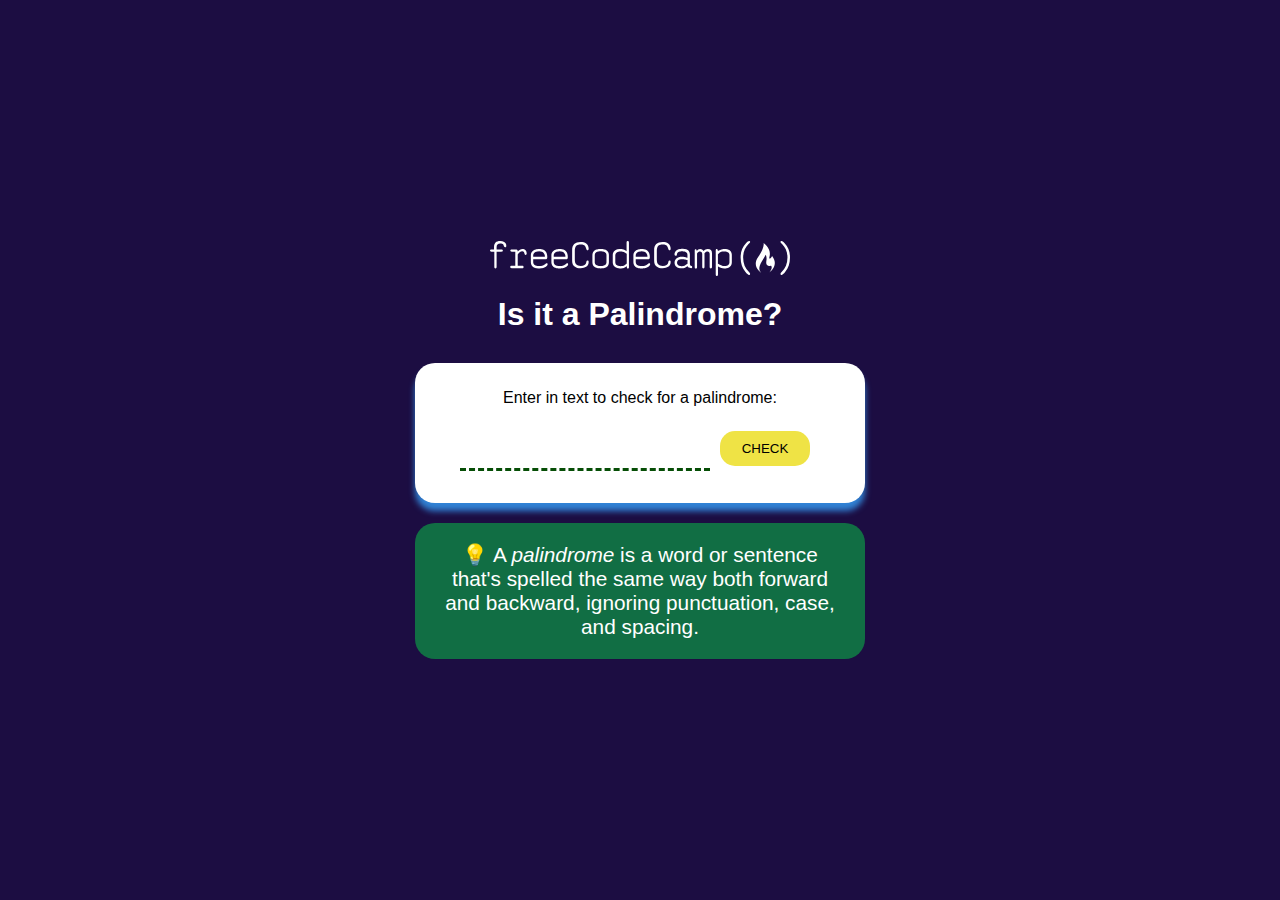
<file: 1Palindrome-checker-freeCodeCamp/index.html>
<!DOCTYPE html>
<html lang="en">
<head>
    <meta charset="UTF-8">
    <meta name="viewport" content="width=device-width, initial-scale=1.0">
    <title>Palindrome Checker</title>
    <!-- <link
      rel="icon"
      type="image/png"
      href="https://cdn.freecodecamp.org/universal/favicons/favicon.ico"
    /> -->
    <title>Palindrome Checker</title>
    <link rel="stylesheet" href="style.css"/>
</head>

<body>
    <main>
        <div class="palindrome-container">
                <img class="free-logo" src="img/fcc_primary.svg" alt="freeCodeCamp Logo">
                <h1 class="palindrome-title">Is it a Palindrome?</h1>

            <div class="palindrome-field">
               <div class="palindrome-div">
                <label for="input-text" class="Instruction">Enter in text to check for a palindrome:</label>
                <input type="text" id="input-text" class="text-input">
                    <button class="checkBtn" id="check-btn">Check</button>
                    <div class="check-result hidden" id="result"></div>
               </div>

                <div class="palindrome-Info">
                      <p class="palindrome-Info-text">  <span role="img" aria-label="light-bulb">&#128161;</span>
                        A <i>palindrome</i> is a word or sentence that's spelled the same way
                        both forward and backward, ignoring punctuation, case, and spacing.
                      </p>
                </div>
            </div>
        </div>
    </main>
    <script src="js/main.js"></script>
</body>
</html>
</file>
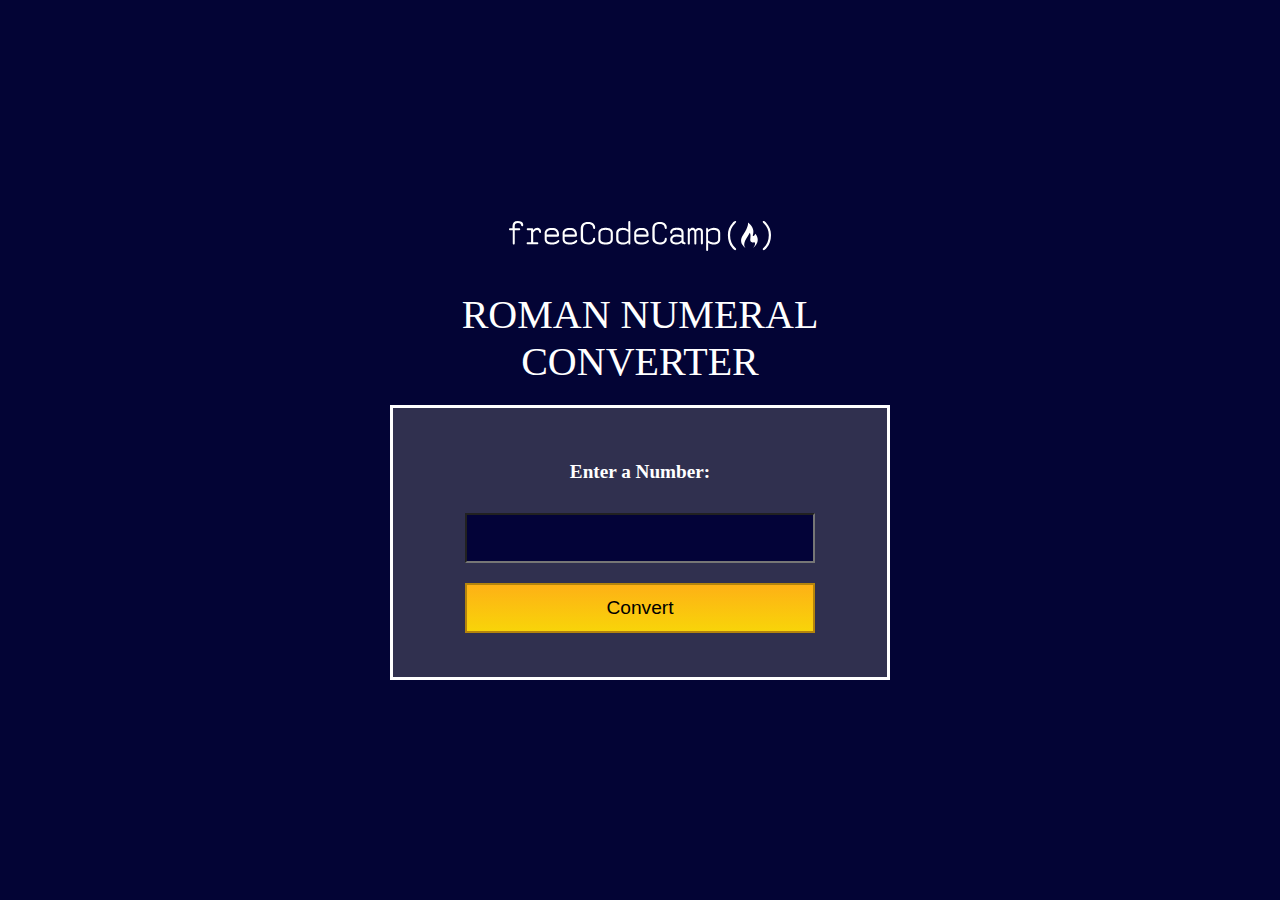
<file: 2Roman-Numeral-freeCodeCamp/rom.html>
<!DOCTYPE html>
<html lang="en">
<head>
    <meta charset="UTF-8">
    <meta name="viewport" content="width=device-width, initial-scale=1.0">
    <title>Roman Numeral Converter</title>
    <meta name="author" content="Udochukwu Jonathan">
    <meta name="description" content="Project assigned by freeCodeCamp">
    <link rel="stylesheet" href="rom.css">
</head>
<body>
    <main>
        <div class="container">
            <img src="img/fcc_primary.svg" alt="freeCodeCamp-logo" class="freeCode-logo">
            <h1 class="head-title">Roman Numeral Converter</h1>

            <div class="converter-div">
                <label for="number" class="instruction-text">Enter a Number:</label>
                <input id="number" class="input-num" type="number" max="3999">
                <button id="convert-btn" class="convert-btn" type="submit" >Convert</button>
            </div>
            <div class="result-div hidden" id="output"></div>
        </div>
    </main>
    
    <script src="rom.js"></script>
</body>
</html>
</file>
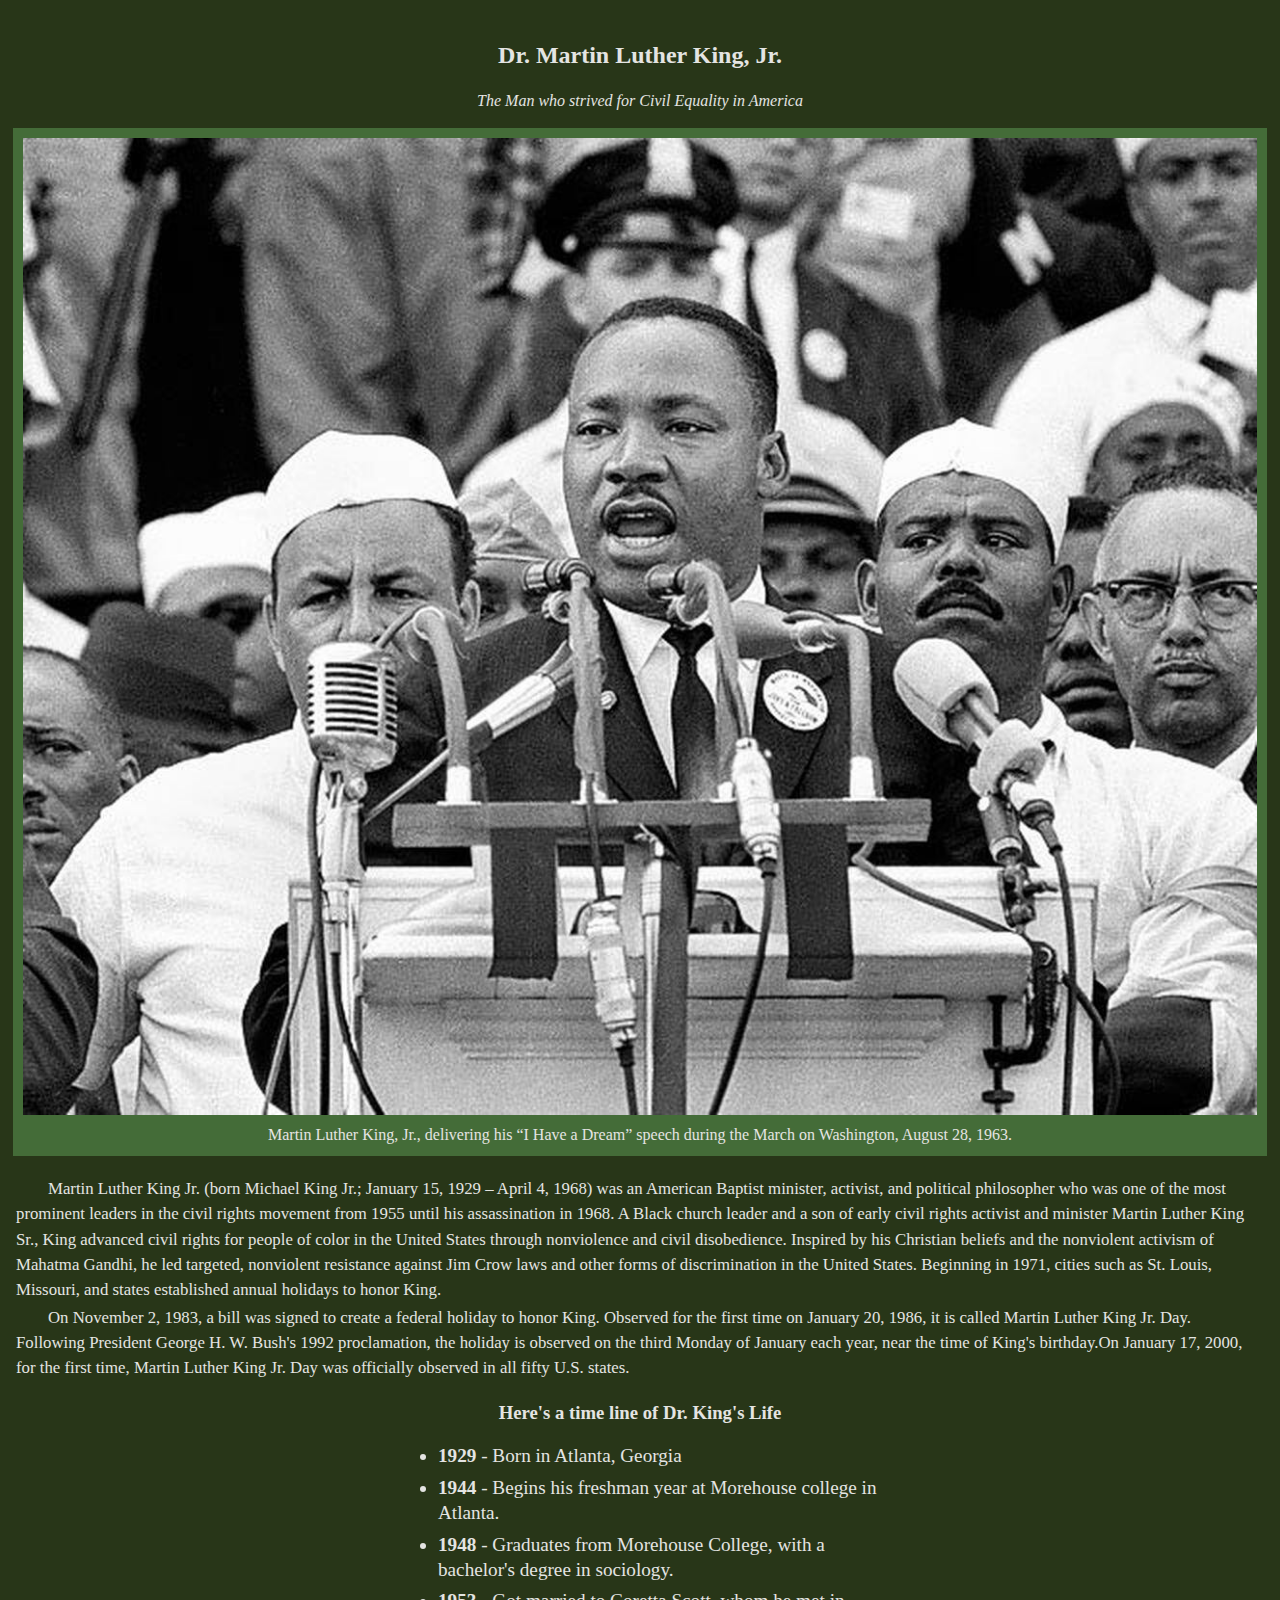
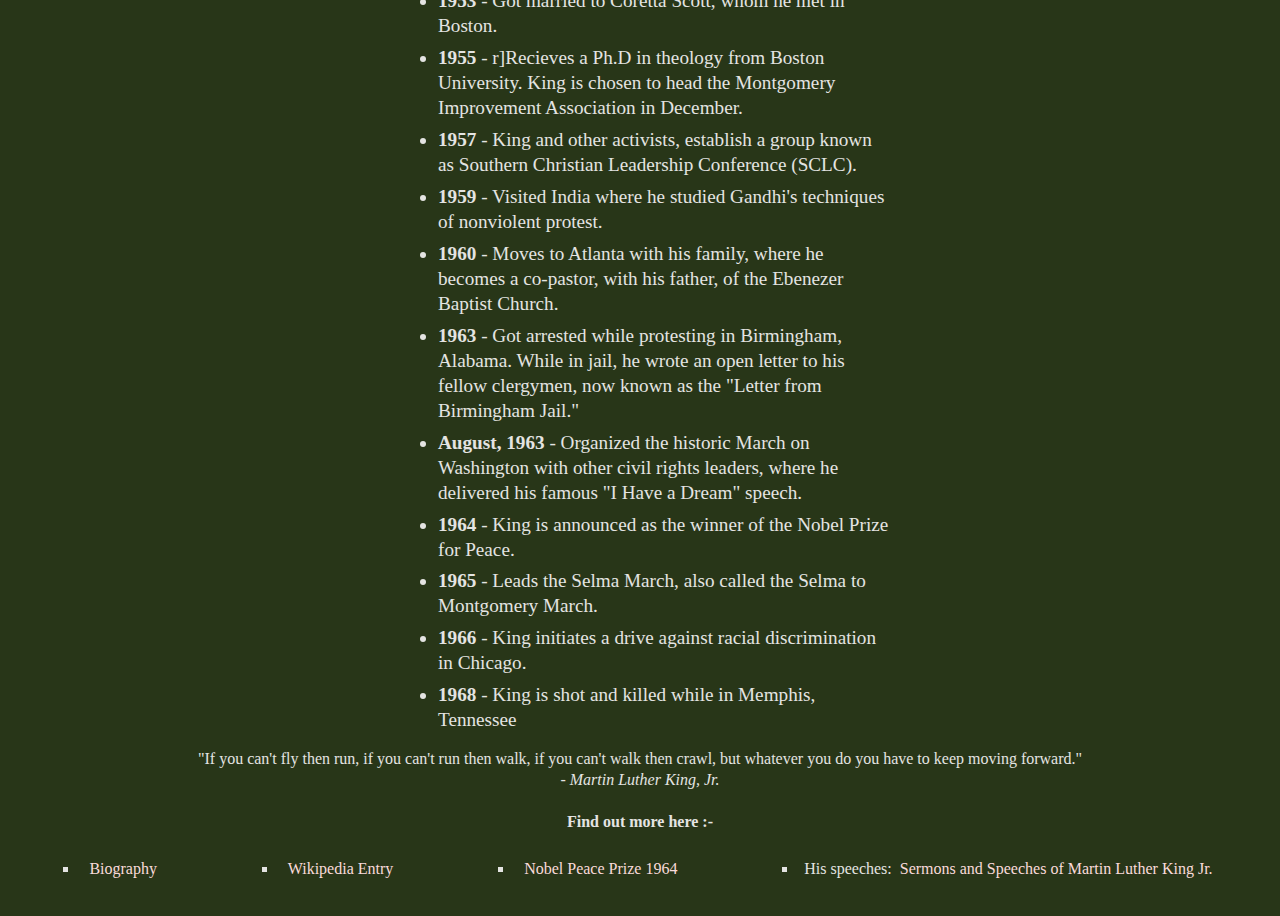
<file: 2Tribute-Page Project-freeCodeCamp/tribute.html>
<!DOCTYPE html>
<html lang="en">
    <head>
        <meta charset="UTF-8">
        <meta name="viewport" content="width=device-width, initial-scale=1.0">
        <meta name="description" content="Tribute Page project for freeCodeCamp's Responsive Web Development Certification">
        <meta name="author" content="Udochukwu Jonathan">
        <title>Tribute Page to Dr. Martin Luther King, Jr.</title>
        <link rel="stylesheet" href="tribute.css">
    </head>
    <body>
        <main id="main">
            <h2 id="title">Dr. Martin Luther King, Jr.</h2>
            <p><i>The Man who strived for Civil Equality in America</i></p>
            <div id="img-div">
                <figure id="img-fig">
                    <img src="img/dreamjpg.jpg" id="img" alt="sit amet consectetur" >
                    <figcaption id="img-caption">Martin Luther King, Jr., delivering his “I Have a Dream” speech during the March on Washington, August 28, 1963.
                    </figcaption>
                </figure>
            </div>

            <article class="article">
                <p class="article_detail">
                    Martin Luther King Jr. (born Michael King Jr.; January 15, 1929 – April 4, 1968) was an American Baptist minister, activist, and political philosopher who was one of the most prominent leaders in the civil rights movement from 1955 until his assassination in 1968. A Black church leader and a son of early civil rights activist and minister Martin Luther King Sr., King advanced civil rights for people of color in the United States through nonviolence and civil disobedience. Inspired by his Christian beliefs and the nonviolent activism of Mahatma Gandhi, he led targeted, nonviolent resistance against Jim Crow laws and other forms of discrimination in the United States.
                    Beginning in 1971, cities such as St. Louis, Missouri, and states established annual holidays to honor King. 
                    <p class="article_detail">
                        On November 2, 1983, a bill was signed to create a federal holiday to honor King. Observed for the first time on January 20, 1986, it is called Martin Luther King Jr. Day. Following President George H. W. Bush's 1992 proclamation, the holiday is observed on the third Monday of January each year, near the time of King's birthday.On January 17, 2000, for the first time, Martin Luther King Jr. Day was officially observed in all fifty U.S. states.
                    </p>
                </p>
            </article>

            <h3>Here's a time line of Dr. King's Life</h3>
            <section class="wrapper">
                <ul class="wrapper_ul">
                    <li class="wrapper_list"> <strong>1929</strong> - Born in Atlanta, Georgia </li>
                    <li class="wrapper_list"> <strong>1944</strong> - Begins his freshman year at Morehouse college in Atlanta.</li>
                    <li class="wrapper_list"> <strong>1948</strong> - Graduates from Morehouse College, with a bachelor's degree in sociology.</li>
                    <li class="wrapper_list"> <strong>1953</strong> - Got married to Coretta Scott, whom he met in Boston. </li>
                    <li class="wrapper_list"> <strong>1955</strong> - r]Recieves a Ph.D in theology from Boston University. King is chosen to head the Montgomery Improvement Association in December.</li>
                    <li class="wrapper_list"> <strong>1957</strong> - King and other activists, establish a group known as Southern Christian Leadership  Conference (SCLC). </li>
                    <li class="wrapper_list"> <strong>1959</strong> - Visited India where he studied Gandhi's techniques of nonviolent protest. </li>
                    <li class="wrapper_list"> <strong>1960</strong> - Moves to Atlanta with his family, where he becomes a co-pastor, with his father, of the Ebenezer Baptist Church.</li>
                    <li class="wrapper_list"> <strong>1963</strong> - Got arrested while protesting in Birmingham, Alabama. While in jail, he wrote an open letter to his fellow clergymen, now known as the "Letter from Birmingham Jail."</li>
                    <li class="wrapper_list"> <strong>August, 1963</strong> - Organized the historic March on Washington with other civil rights leaders, where he delivered his famous "I Have a Dream" speech. </li>
                    <li class="wrapper_list"> <strong>1964</strong> - King is announced as the winner of the Nobel Prize for Peace.</li>
                    <li class="wrapper_list"> <strong>1965</strong> - Leads the Selma March, also called the Selma to Montgomery March.</li>
                    <li class="wrapper_list"> <strong>1966</strong> -  King initiates a drive against racial discrimination in Chicago.</li>
                    <li class="wrapper_list"> <strong>1968</strong> - King is shot and killed while in Memphis, Tennessee</li>
                </ul>

                <blockquote>
                    "If you can't fly then run, if you can't run then walk, if you can't walk then crawl, but whatever you do you have to keep moving forward."
                    <br>
                    <cite>- Martin Luther King, Jr.</cite>
                </blockquote>
            </section>

            <h4>Find out more here :-</h4>
              <ul class="footer">
                <li class="footer_link"><a href="https://www.britannica.com/biography/Martin-Luther-King-Jr" target="_blank">Biography</a></li>
                <li class="footer_link"><a href="https://en.wikipedia.org/wiki/Martin_Luther_King_Jr." target="_blank">Wikipedia Entry</a></li>
                <li class="footer_link"><a href="https://www.nobelprize.org/prizes/peace/1964/king/biographical/" target="_blank">Nobel Peace Prize 1964</a></li>
                <li class="footer_link">His speeches: <a href="https://en.wikipedia.org/wiki/Sermons_and_speeches_of_Martin_Luther_King_Jr." target="_blank">Sermons and Speeches of Martin Luther King Jr.</a></li>
            </ul>
        </main>
        
           
        
    </body>
</html>
</file>
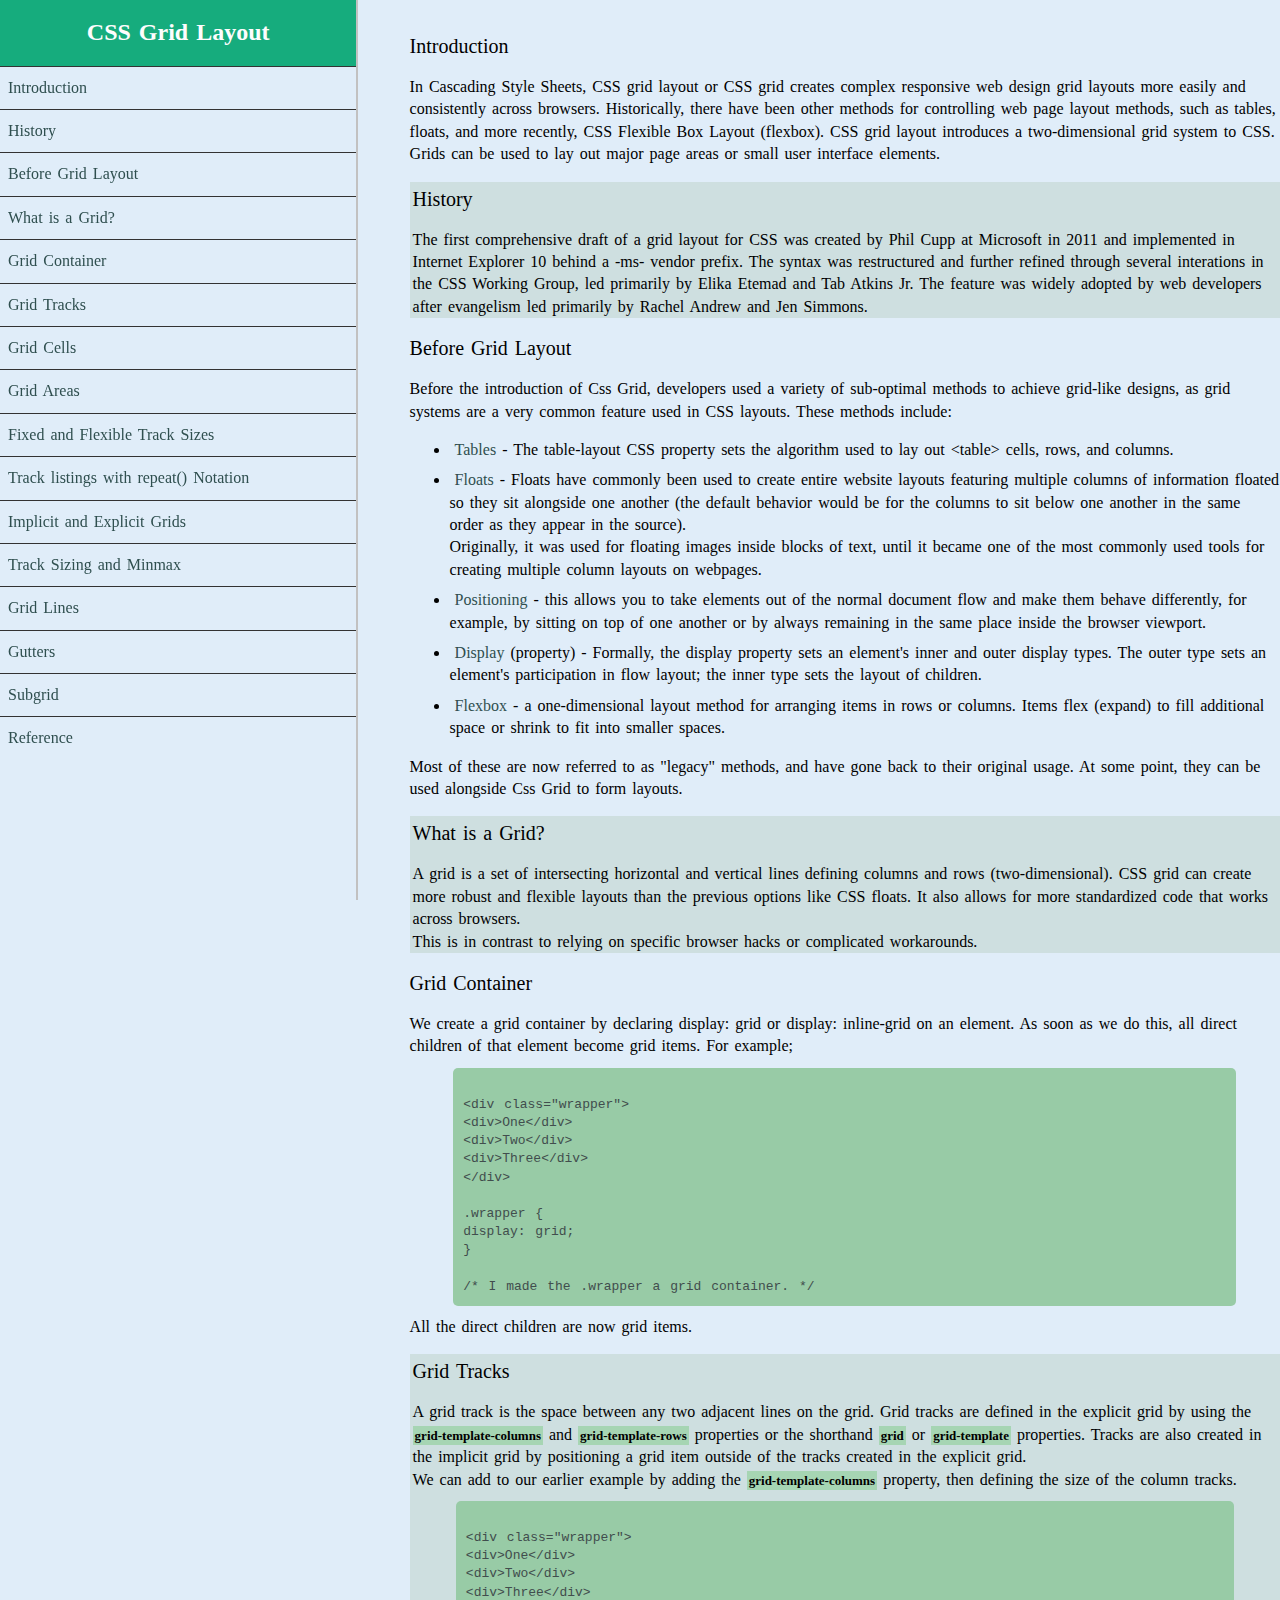
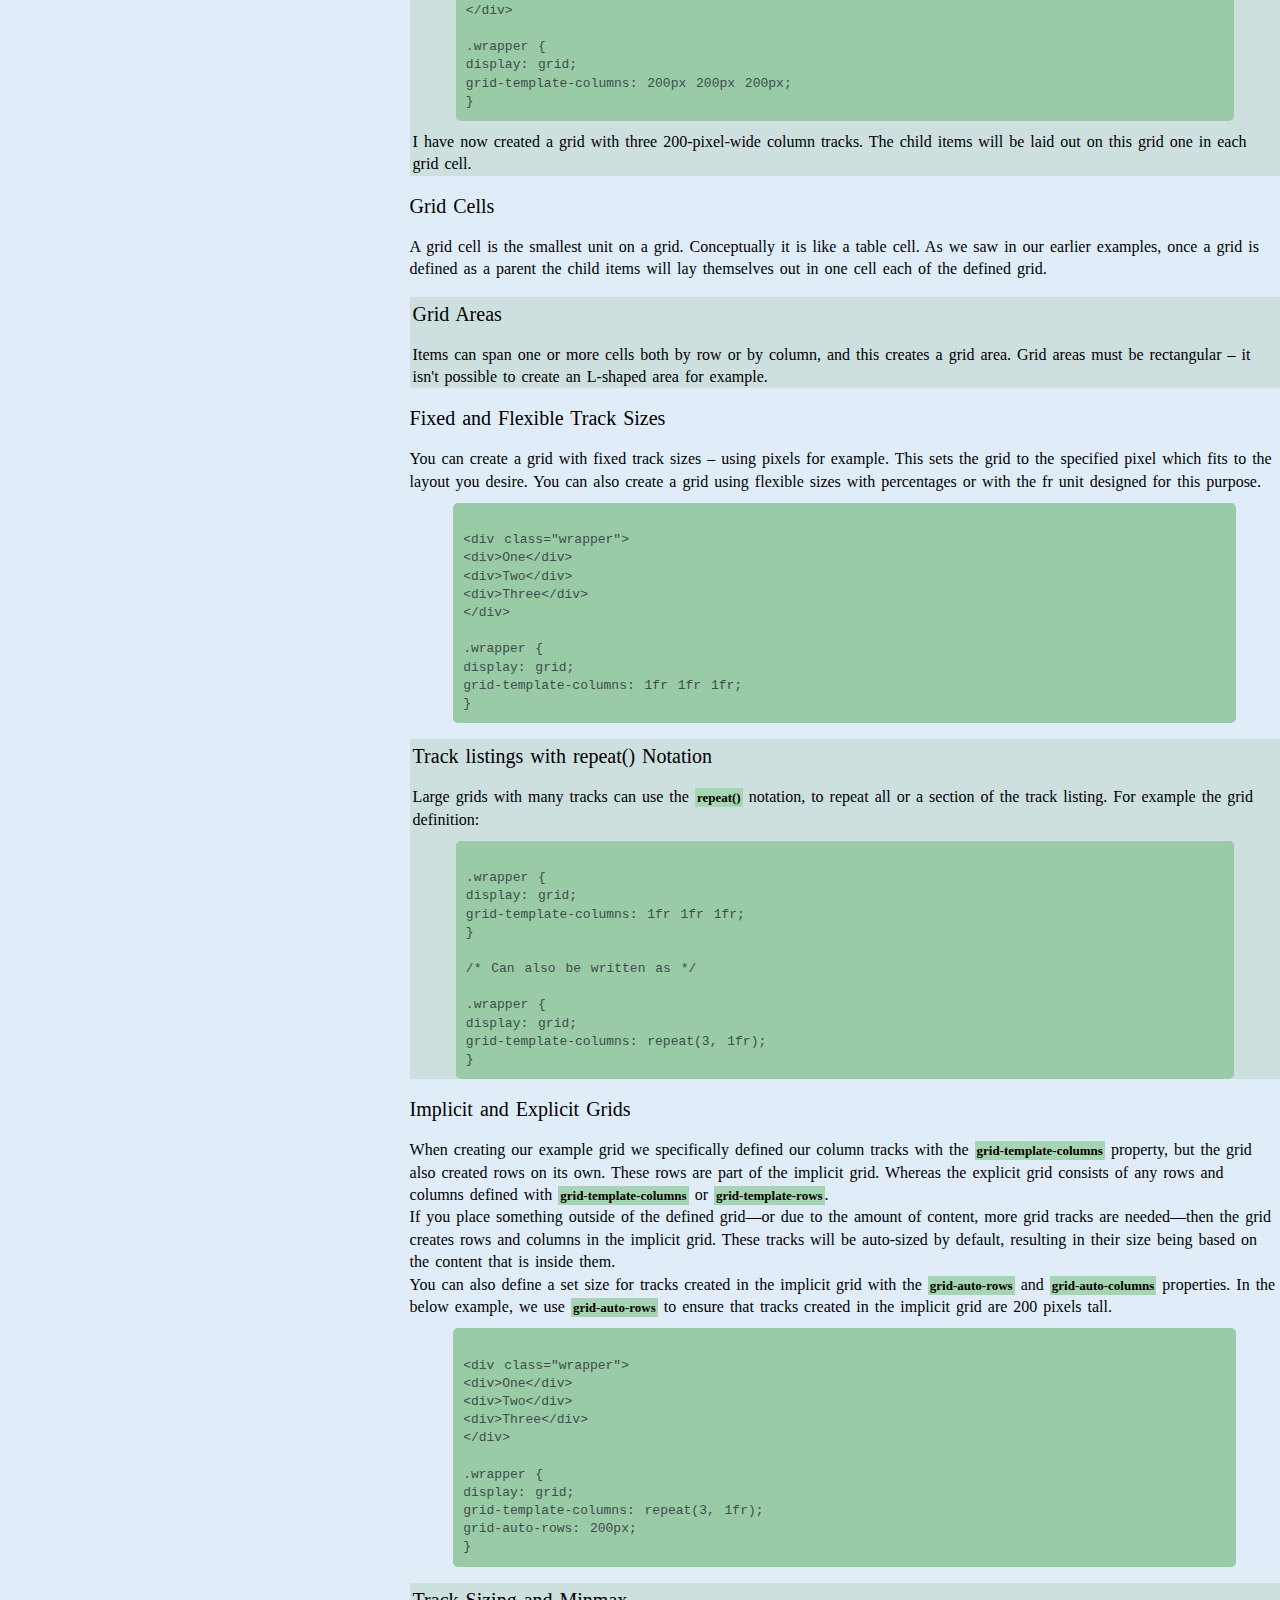
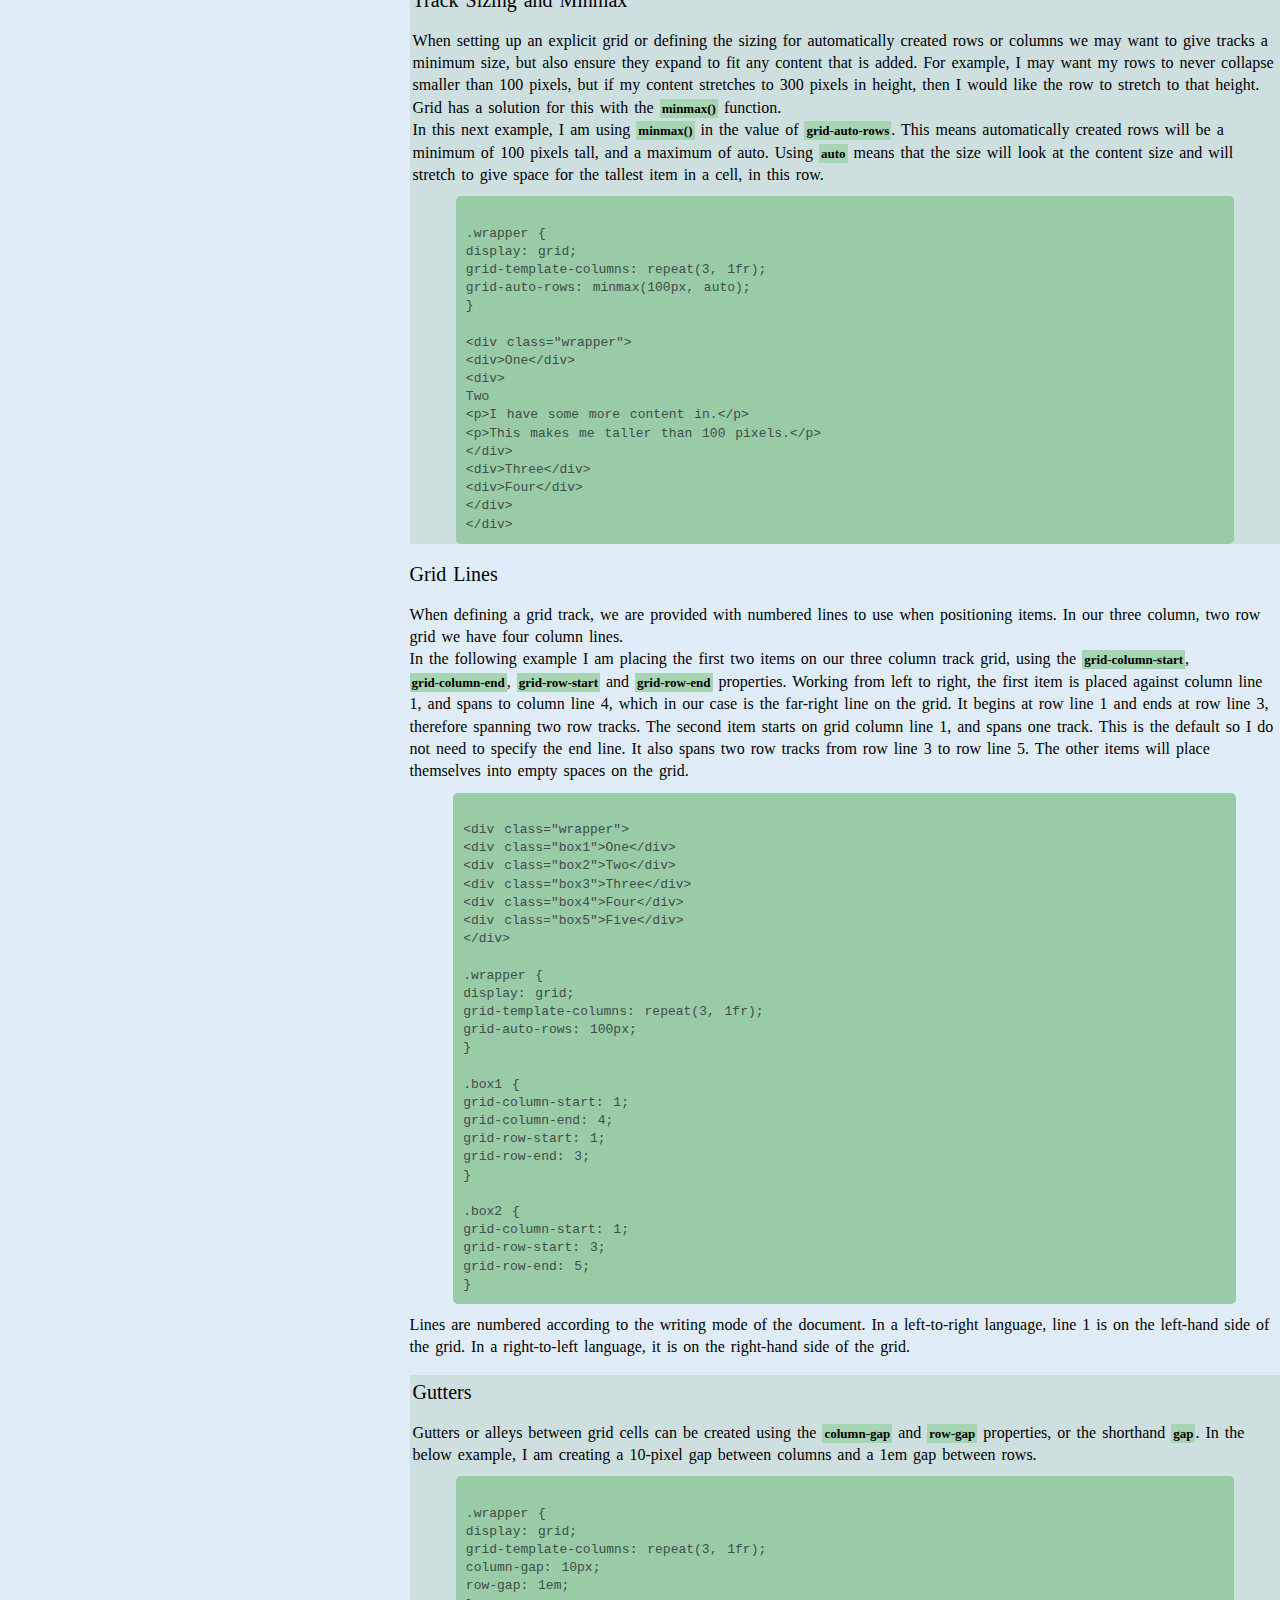
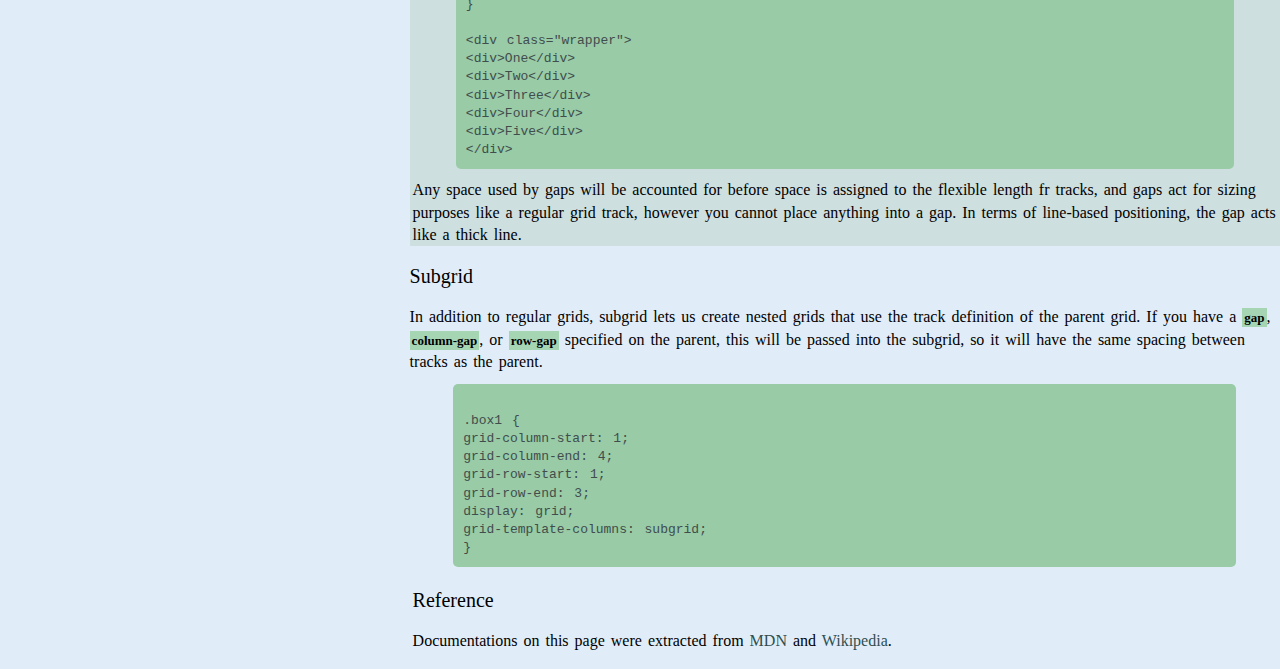
<file: 3Technical Documentation Project-freeCodeCamp/Documentation.html>
<!DOCTYPE html>
<html lang="en">
    <head>
        <meta charset="UTF-8">
        <meta name="viewport" content="width=device-width, initial-scale=1.0">
        <title>Technical Documentation - CSS Grid Layout</title>
        <meta name="description" content="Technical Documentation Project for freeCodeCamp's Responsive Web development Certification">
        <meta name="author" content="Udochukwu Jonathan">
        <link rel="stylesheet" href="Documentation.css">
    </head>
    <body>
            <nav id="navbar">
                <header id="pg-title">CSS Grid Layout</header>
                <ul id="nav-ul">
                    <li class="nav-list"><a class="nav-link" href="#Introduction">Introduction</a></li>

                    <li class="nav-list"><a class="nav-link" href="#History">History</a></li>

                    <li class="nav-list"><a class="nav-link" href="#Before_Grid_Layout">Before Grid Layout</a></li>

                    <li class="nav-list"><a class="nav-link" href="#What_is_a_Grid?">What is a Grid?</a></li>

                    <li class="nav-list"><a class="nav-link" href="#Grid_Container">Grid Container</a></li>

                    <li class="nav-list"><a class="nav-link" href="#Grid_Tracks">Grid Tracks</a></li>

                    <li class="nav-list"><a class="nav-link" href="#Grid_Cells">Grid Cells</a></li>

                    <li class="nav-list"><a class="nav-link" href="#Grid_Areas">Grid Areas</a></li>

                    <li class="nav-list"><a class="nav-link" href="#Fixed_and_Flexible_Track_Sizes">Fixed and Flexible Track Sizes</a></li>

                    <li class="nav-list"><a class="nav-link" href="#Track_listings_with_repeat()_Notation">Track listings with repeat() Notation</a></li>

                    <li class="nav-list"><a class="nav-link" href="#Implicit_and_Explicit_Grids">Implicit and Explicit Grids</a></li>

                    <li class="nav-list"><a class="nav-link" href="#Track_Sizing_and_Minmax">Track Sizing and Minmax</a></li>

                    <li class="nav-list"><a class="nav-link" href="#Grid_Lines">Grid Lines</a></li>

                    <li class="nav-list"><a class="nav-link" href="#Gutters">Gutters</a></li>

                    <li class="nav-list"><a class="nav-link" href="#Subgrid">Subgrid</a></li>
            
                    <li class="nav-list"><a class="nav-link" href="#Reference">Reference</a></li>
                </ul>
            </nav>
        </header>

        <main id="main-doc">
            <section class="main-section" id="Introduction">
                <header>Introduction</header>
                <p>
                    In Cascading Style Sheets, CSS grid layout or CSS grid creates complex responsive web design grid layouts more easily and consistently across browsers. Historically, there have been other methods for controlling web page layout methods, such as tables, floats, and more recently, CSS Flexible Box Layout (flexbox). CSS grid layout introduces a two-dimensional grid system to CSS. Grids can be used to lay out major page areas or small user interface elements.
                </p>
            </section>

            <section class="main-section" id="History">
                <header>History</header>
                <p>
                    The first comprehensive draft of a grid layout for CSS was created by Phil Cupp at Microsoft in 2011 and implemented in Internet Explorer 10 behind a -ms- vendor prefix. The syntax was restructured and further refined through several interations in the CSS Working Group, led primarily by Elika Etemad and Tab Atkins Jr. The feature was widely adopted by web developers after evangelism led primarily by Rachel Andrew and Jen Simmons.                    
                </p>
            </section>

            <section class="main-section" id="Before_Grid_Layout">
                <header>Before Grid Layout</header>
                <p>
                   Before the introduction of Css Grid, developers used a variety of sub-optimal methods to achieve grid-like designs, as grid systems are a very common feature used in CSS layouts. These methods include:

                    <!--To edit this later-->
                    <ul>
                        <li class="link-list"> <a href="https://developer.mozilla.org/en-US/docs/Web/CSS/table-layout">Tables</a> - The table-layout CSS property sets the algorithm used to lay out &lt;table&gt; cells, rows, and columns.</li>

                        <li class="link-list"> <a href="https://developer.mozilla.org/en-US/docs/Learn/CSS/CSS_layout/Floats">Floats</a> - Floats have commonly been used to create entire website layouts featuring multiple columns of information floated so they sit alongside one another (the default behavior would be for the columns to sit below one another in the same order as they appear in the source).<br> Originally, it was used for floating images inside blocks of text, until it became one of the most commonly used tools for creating multiple column layouts on webpages.</li>

                        <li class="link-list"> <a href="https://developer.mozilla.org/en-US/docs/Learn/CSS/CSS_layout/Positioning">Positioning</a> - this allows you to take elements out of the normal document flow and make them behave differently, for example, by sitting on top of one another or by always remaining in the same place inside the browser viewport.</li>

                        <li class="link-list"> <a href="https://developer.mozilla.org/en-US/docs/Web/CSS/display">Display</a> (property) - Formally, the display property sets an element's inner and outer display types. The outer type sets an element's participation in flow layout; the inner type sets the layout of children.</li>

                        <li class="link-list"> <a href="https://developer.mozilla.org/en-US/docs/Learn/CSS/CSS_layout/Flexbox">Flexbox</a> - a one-dimensional layout method for arranging items in rows or columns. Items flex (expand) to fill additional space or shrink to fit into smaller spaces.</li>
                        
                    </ul>
                    Most of these are now referred to as "legacy" methods, and have gone back to their original usage. At some point, they can be used alongside Css Grid to form layouts.
                    </p>
            </section>

            <section class="main-section" id="What_is_a_Grid?">
                <header>What is a Grid?</header>
                <p>
                    A grid is a set of intersecting horizontal and vertical lines defining columns and rows (two-dimensional). CSS grid can create more robust and flexible layouts than the previous options like CSS floats. It also allows for more standardized code that works across browsers.<br> This is in contrast to relying on specific browser hacks or complicated workarounds.                    
                </p>
            </section>

            <section class="main-section" id="Grid_Container">
                <header>Grid Container</header>
                <p>
                    We create a grid container by declaring display: grid or display: inline-grid on an element. As soon as we do this, all direct children of that element become grid items. For example;
                    
                    <code>
                        &lt;div class="wrapper"&gt;
                        &lt;div&gt;One&lt;/div&gt;
                        &lt;div&gt;Two&lt;/div&gt;
                        &lt;div&gt;Three&lt;/div&gt;
                      &lt;/div&gt;

                          .wrapper {
                            display: grid;
                          }

                          /* I made the .wrapper a grid container. */
                    </code>
                     All the direct children are now grid items.
                </p>
            </section>

            <section class="main-section" id="Grid_Tracks">
                <header>Grid Tracks</header>
                <p>
                    A grid track is the space between any two adjacent lines on the grid. Grid tracks are defined in the explicit grid by using the <mark>grid-template-columns</mark> and <mark>grid-template-rows</mark> properties or the shorthand <mark>grid</mark> or <mark>grid-template</mark> properties. Tracks are also created in the implicit grid by positioning a grid item outside of the tracks created in the explicit grid. <br>
                    We can add to our earlier example by adding the <mark>grid-template-columns</mark> property, then defining the size of the column tracks.
     
                   <code>
                    &lt;div class="wrapper"&gt;
                    &lt;div&gt;One&lt;/div&gt;
                    &lt;div&gt;Two&lt;/div&gt;
                    &lt;div&gt;Three&lt;/div&gt;
                  &lt;/div&gt;

                   .wrapper {
                     display: grid;
                     grid-template-columns: 200px 200px 200px;
                   }
                   </code>
                   I have now created a grid with three 200-pixel-wide column tracks. The child items will be laid out on this grid one in each grid cell. 
                </p>         
            </section>

            <section class="main-section" id="Grid_Cells">
                <header>Grid Cells</header>
                <p>                   
                    A grid cell is the smallest unit on a grid. Conceptually it is like a table cell. As we saw in our earlier examples, once a grid is defined as a parent the child items will lay themselves out in one cell each of the defined grid.                    
                </p>
            </section>

            <section class="main-section" id="Grid_Areas">
                <header>Grid Areas</header>
                <p>
                    Items can span one or more cells both by row or by column, and this creates a grid area. Grid areas must be rectangular – it isn't possible to create an L-shaped area for example.                    
                </p>
            </section>

            <section class="main-section" id="Fixed_and_Flexible_Track_Sizes">
                <header>Fixed and Flexible Track Sizes</header>
                <p>                  
                    You can create a grid with fixed track sizes – using pixels for example. This sets the grid to the specified pixel which fits to the layout you desire. You can also create a grid using flexible sizes with percentages or with the fr unit designed for this purpose.
                   <code>
                    &lt;div class="wrapper"&gt;
                    &lt;div&gt;One&lt;/div&gt;
                    &lt;div&gt;Two&lt;/div&gt;
                    &lt;div&gt;Three&lt;/div&gt;
                  &lt;/div&gt;

                      .wrapper {
                        display: grid;
                        grid-template-columns: 1fr 1fr 1fr;
                      }
                   </code>
                </p>
            </section>

            <section class="main-section" id="Track_listings_with_repeat()_Notation">
                <header>Track listings with repeat() Notation</header>
                <p>
                    Large grids with many tracks can use the <mark>repeat()</mark> notation, to repeat all or a section of the track listing. For example the grid definition:

                   <code>
                    .wrapper {
                        display: grid;
                        grid-template-columns: 1fr 1fr 1fr;
                      }
                      
                      /* Can also be written as */
                      
                      .wrapper {
                        display: grid;
                        grid-template-columns: repeat(3, 1fr);
                      }
                   </code>  
                </p>
            </section>

            <section class="main-section" id="Implicit_and_Explicit_Grids">
                <header>Implicit and Explicit Grids</header>
                <p>
                    When creating our example grid we specifically defined our column tracks with the <mark>grid-template-columns</mark> property, but the grid also created rows on its own. These rows are part of the implicit grid. Whereas the explicit grid consists of any rows and columns defined with <mark>grid-template-columns</mark> or <mark>grid-template-rows</mark>.<br>
                    If you place something outside of the defined grid—or due to the amount of content, more grid tracks are needed—then the grid creates rows and columns in the implicit grid. These tracks will be auto-sized by default, resulting in their size being based on the content that is inside them.<br>
                    You can also define a set size for tracks created in the implicit grid with the <mark>grid-auto-rows</mark> and <mark>grid-auto-columns</mark> properties. In the below example, we use <mark>grid-auto-rows</mark> to ensure that tracks created in the implicit grid are 200 pixels tall.
                    <code>
                        &lt;div class="wrapper"&gt;
                        &lt;div&gt;One&lt;/div&gt;
                        &lt;div&gt;Two&lt;/div&gt;
                        &lt;div&gt;Three&lt;/div&gt;
                      &lt;/div&gt;
    
                          .wrapper {
                            display: grid;
                            grid-template-columns: repeat(3, 1fr);
                            grid-auto-rows: 200px;
                          }
                    </code>
                </p>
            </section>

            <section class="main-section" id="Track_Sizing_and_Minmax">
                <header>Track Sizing and Minmax</header>
                <p>
                    When setting up an explicit grid or defining the sizing for automatically created rows or columns we may want to give tracks a minimum size, but also ensure they expand to fit any content that is added. For example, I may want my rows to never collapse smaller than 100 pixels, but if my content stretches to 300 pixels in height, then I would like the row to stretch to that height.
                     Grid has a solution for this with the <mark>minmax()</mark> function.<br> In this next example, I am using <mark>minmax()</mark> in the value of <mark>grid-auto-rows</mark>. This means automatically created rows will be a minimum of 100 pixels tall, and a maximum of auto. Using <mark>auto</mark> means that the size will look at the content size and will stretch to give space for the tallest item in a cell, in this row.
                   <code>
                    .wrapper {
                        display: grid;
                        grid-template-columns: repeat(3, 1fr);
                        grid-auto-rows: minmax(100px, auto);
                      }
                      
                      &lt;div class="wrapper"&gt;
                            &lt;div&gt;One&lt;/div&gt;
                            &lt;div&gt;
                          Two
                          &lt;p&gt;I have some more content in.&lt;/p&gt;
                          &lt;p&gt;This makes me taller than 100 pixels.&lt;/p&gt;
                        &lt;/div&gt;
                        &lt;div&gt;Three&lt;/div&gt;
                        &lt;div&gt;Four&lt;/div&gt;
                      &lt;/div&gt;
                      &lt;/div&gt;
                   </code>
                </p>
            </section>

            <section class="main-section" id="Grid_Lines">
                <header>Grid Lines</header>
                <p>
                    When defining a grid track, we are provided with numbered lines to use when positioning items. In our three column, two row grid we have four column lines.<br>
                   In the following example I am placing the first two items on our three column track grid, using the <mark>grid-column-start</mark>, <mark>grid-column-end</mark>, <mark>grid-row-start</mark> and <mark>grid-row-end</mark> properties. Working from left to right, the first item is placed against column line 1, and spans to column line 4, which in our case is the far-right line on the grid. It begins at row line 1 and ends at row line 3, therefore spanning two row tracks.
                   The second item starts on grid column line 1, and spans one track. This is the default so I do not need to specify the end line. It also spans two row tracks from row line 3 to row line 5. The other items will place themselves into empty spaces on the grid.
                   
                   <code>
                    &lt;div class="wrapper"&gt;
                        &lt;div class="box1"&gt;One&lt;/div&gt;
                        &lt;div class="box2"&gt;Two&lt;/div&gt;
                        &lt;div class="box3"&gt;Three&lt;/div&gt;
                        &lt;div class="box4"&gt;Four&lt;/div&gt;
                        &lt;div class="box5"&gt;Five&lt;/div&gt;
                      &lt;/div&gt;
                      
                      .wrapper {
                        display: grid;
                        grid-template-columns: repeat(3, 1fr);
                        grid-auto-rows: 100px;
                      }
                      
                      .box1 {
                        grid-column-start: 1;
                        grid-column-end: 4;
                        grid-row-start: 1;
                        grid-row-end: 3;
                      }
                      
                      .box2 {
                        grid-column-start: 1;
                        grid-row-start: 3;
                        grid-row-end: 5;
                      }
                   </code>
                   Lines are numbered according to the writing mode of the document. In a left-to-right language, line 1 is on the left-hand side of the grid. In a right-to-left language, it is on the right-hand side of the grid.
                </p>
            </section>

            <section class="main-section" id="Gutters">
                <header>Gutters</header>
                <p>
                    Gutters or alleys between grid cells can be created using the <mark>column-gap</mark> and <mark>row-gap</mark> properties, or the shorthand <mark>gap</mark>. In the below example, I am creating a 10-pixel gap between columns and a 1em gap between rows.
                    
                    <code>
                        .wrapper {
                            display: grid;
                            grid-template-columns: repeat(3, 1fr);
                            column-gap: 10px;
                            row-gap: 1em;
                          }
                          
                          &lt;div class="wrapper"&gt;
                            &lt;div&gt;One&lt;/div&gt;
                            &lt;div&gt;Two&lt;/div&gt;
                            &lt;div&gt;Three&lt;/div&gt;
                            &lt;div&gt;Four&lt;/div&gt;
                            &lt;div&gt;Five&lt;/div&gt;
                          &lt;/div&gt;
                    </code>

                    Any space used by gaps will be accounted for before space is assigned to the flexible length fr tracks, and gaps act for sizing purposes like a regular grid track, however you cannot place anything into a gap. In terms of line-based positioning, the gap acts like a thick line.
                </p>
            </section>

            <section class="main-section" id="Subgrid">
                <header>Subgrid</header>
                <p>
                    In addition to regular grids, subgrid lets us create nested grids that use the track definition of the parent grid.
                    If you have a <mark>gap</mark>, <mark>column-gap</mark>, or <mark>row-gap</mark> specified on the parent, this will be passed into the subgrid, so it will have the same spacing between tracks as the parent.                
                    <code>
                        .box1 {
                            grid-column-start: 1;
                            grid-column-end: 4;
                            grid-row-start: 1;
                            grid-row-end: 3;
                            display: grid;
                            grid-template-columns: subgrid;
                          }
                    </code>
                </p>
            </section>
            
            <section class="main-section" id="Reference">
                <header>Reference</header>
                <p>
                    Documentations on this page were extracted from
                    <a href="https://developer.mozilla.org/en-US/docs/Web/CSS/CSS_Grid_Layout#guides">MDN</a>
                   and <a href="https://en.wikipedia.org/wiki/CSS_grid_layout">Wikipedia</a>.
                </p>
            </section>
        </main>
    </body>
</html>
</file>
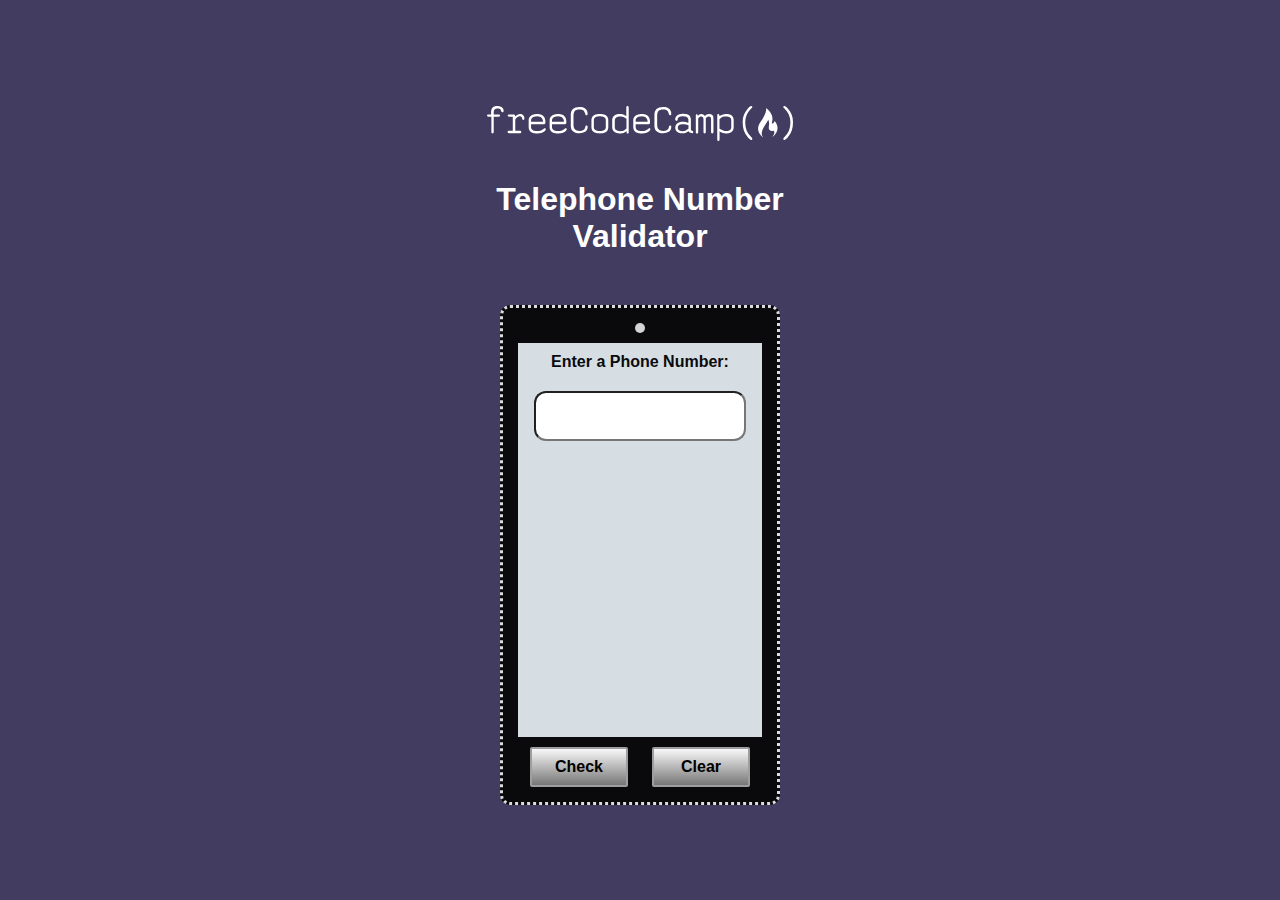
<file: 3Telephone-validator-freeCodeCamp/Tvalid.html>
<!DOCTYPE html>
<html lang="en">
<head>
    <meta charset="UTF-8">
    <meta name="viewport" content="width=device-width, initial-scale=1.0">
    <title>Telephon-number Validator</title>
    <link rel="stylesheet" href="Tvalid.css">
    <meta name="author" description="Udochukwu Jonathan">
    <meta name="description" description="Project assigned by freeCodeCamp">
</head>
<body>
    <main>
        <div class="container">
            <img src="img/fcc_primary.svg" alt="freeCodeCamp-logo" class="freeCode-logo">
            <h1>Telephone Number Validator</h1>
            <div class="phone-case">
                <div class="top-camera"></div>
                <div class="input-space">
                    <div class="value-form">
                        <label for="user-input" class="guide-text">Enter a Phone Number:</label>
                        <input  id="user-input" type="text" class="uNumber-input">
                    </div>
                    <div id="result" class="msg-list"></div>
                </div>
                <button id='check-btn' class=" btn" >Check</button>
                <button id='clear-btn' class=" btn" >Clear</button>
            </div>
        </div>
    </main>
    <script src="Tvalid.js"></script>
</body>
</html>
</file>
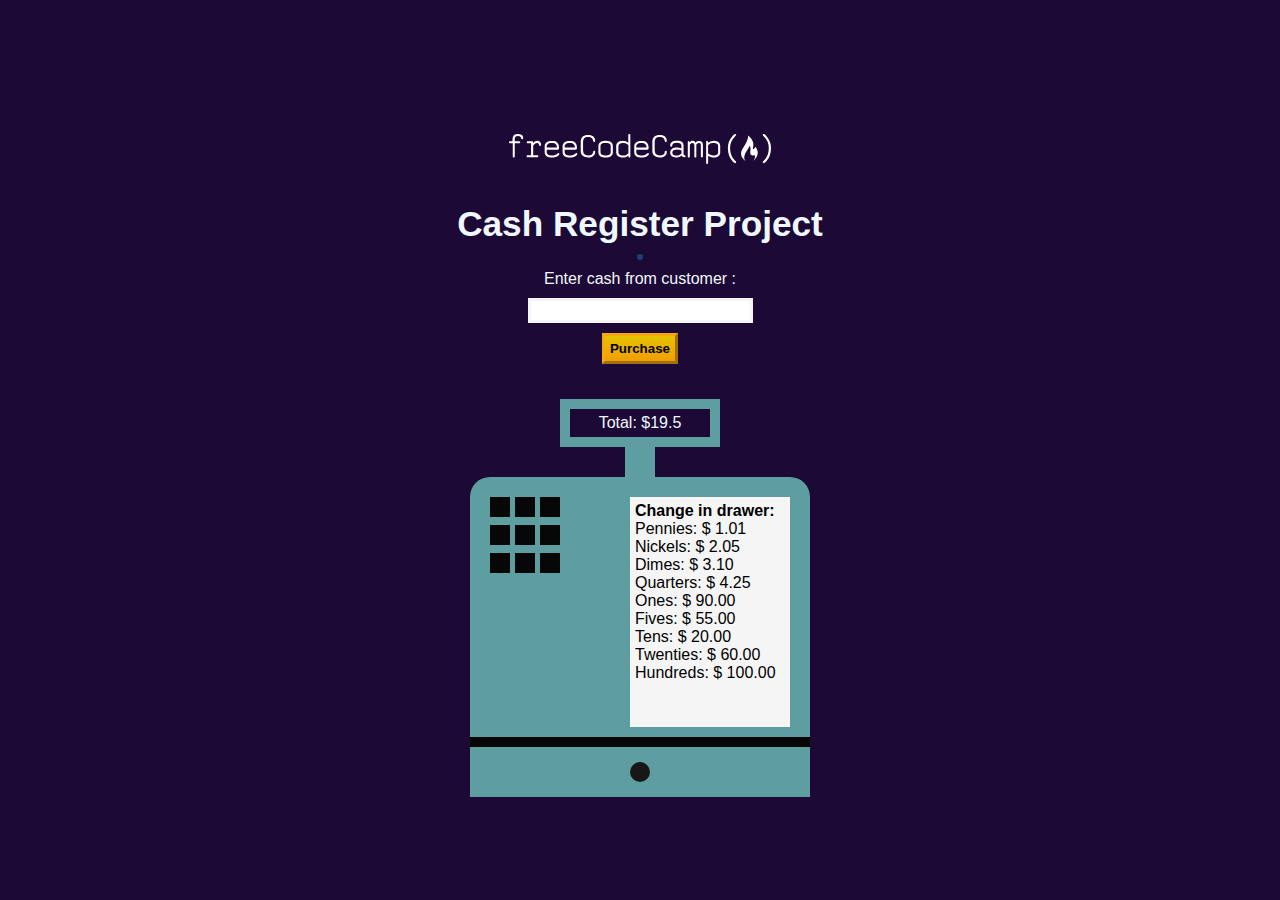
<file: 4Cash Register Project-freeCodeCamp/cashReg.html>
<!DOCTYPE html>
<html lang="en">
<head>
    <meta charset="UTF-8">
    <meta name="viewport" content="width=device-width, initial-scale=1.0">
    <title>Cash Register Project</title>
    <link rel="stylesheet" href="cashReg.css">
</head>
<body>
    <main>
        <div class="container">
            <img src="img/fcc_primary.svg" class="free-logo" alt="freeCodeCamp-logo">
            <h1 class="head-title">Cash Register Project</h1>
            <div id="change-due" class="result"></div>
            <div class="input-container">
                <label for="user-input" class="instruction">Enter cash from customer :</label>
                <input id="user-input" type="number" max="200" >
                <button id="purchase-btn">Purchase</button>
            </div>

<!--Register Box section-->

            <p id="price" class="total-style"></p>
            <div class="box"></div>
            <div class="container2">
            <div class="register-container">
                <div class="checker-container">
                    <span class="checker-square"></span>
                    <span class="checker-square"></span>
                    <span class="checker-square"></span>
                    <span class="checker-square"></span>
                    <span class="checker-square"></span>
                    <span class="checker-square"></span>
                    <span class="checker-square"></span>
                    <span class="checker-square"></span>
                    <span class="checker-square"></span>
                </div>
          <div id="cid"></div> 
            </div>
              <!--Register footer -->
              <div class="register-footer">
                <div class="footer-circle"></div>
              </div>
            </div>
        </div>
    </main>
    <script src="casgReg.js"></script>
</body>
</html>
</file>
<file: 1Palindrome-checker-freeCodeCamp/style.css>
* {
    margin: 0;
    padding: 0;
    box-sizing: border-box;
    
}

body {
    background-color: #1c0d42;
    font-family: Verdana, Geneva, Tahoma, sans-serif;
    color: #fff;
}

.palindrome-container {
    margin: 0 auto;
    width: 100%;
    display: flex;
    flex-direction: column;
    justify-content: center;
    align-items: center;
    min-height: 100vh;
}

.free-logo {
    width: 300px;
    margin-bottom: 20px;
}

.palindrome-title {
    margin-bottom: 20px;
}

.palindrome-Info {
    width: 450px;
    border-radius: 20px;
    background-color: #116e44;
    margin-top: 20px;
    padding: 20px;
    font-size: 1.3rem;
    display: flex;
    flex-direction: row;
    justify-content: center;
    align-items: center;
}

.palindrome-Info-text {
    vertical-align: middle;
    text-align: center;
}

.palindrome-div {
    background-color: #ffffff;
    width: 450px;
    min-height: 140px;
    color: black;
    border-radius: 20px;
    padding: 20px;
    display: flex;
    justify-content: center;
    align-items: center;
    flex-wrap: wrap;
    margin: 10px 0;
    box-shadow: 0 8px 6px #3183d6;
}

.instruction {
    margin-bottom: 20px;
}

.text-input {
    width: 250px;
    height: 35px;
    margin-top: 10px;
    border: none;
    border-bottom: 3px dashed #064e06;
    text-align: center;
    font-size: 1.2rem;
    color: #363913;
}

.checkBtn {
    width: 90px;
    padding: 10px;
    border-radius: 15px;
    margin: 10px;
    background-color: #efe345;
    border-color: #116e44;
    border: none;
    text-transform: uppercase;
}

.checkBtn:active {
    border-color: #1c0d42;
    background-color: #5f1b8f;
    color: #fff;
    font-weight: 600;
}

.text-field {
    display: flex;
    flex-direction: column;
    gap: 0.5rem;
}

.user-input {
    font-size: 1rem;
    margin: 10px;
    text-align: center;
}
</file>
<file: 2Roman-Numeral-freeCodeCamp/rom.css>
* {
    margin: 0;
    box-sizing: border-box;
    padding: 0;
}

body {
    background-color: #030435;
    color: #fff;
    font-family: 'Times New Roman', Times, serif;
    overflow-x: hidden;
}

.freeCode-logo {
    height: 30px;
    margin-bottom: 30px;
}

.container {
    align-items: center;
    display: flex;
    flex-direction: column;
    justify-content: center;
    min-height: 100vh;
    width: max(100vw, 600px);
}

.converter-div {
    align-items: center;
    background-color: #30304f;
    border: 3px solid #fff;
    display: flex;
    flex-direction: column;
    height: 275px;
    justify-content: center;
    margin-top: 20px;
    width: min(100%, 500px);
}


.instruction-text {
    font-size: 1.2rem;
    font-weight: 700;
    margin: 20px;
}

.input-num {
    background-color: #030338;
    color: #fff;
    font-size: 2.2rem;
    font-weight: 700;
    height: 50px;
    margin: 10px;
    text-indent: 10px;
    width: 350px;

}

.convert-btn {
    background: linear-gradient(#feb116, #f8d409);
    border: 2px solid #b4840c;
    font-size: 1.2rem;
    height: 50px;
    margin: 10px;
    width: 350px;
}

.convert-btn:active {
    background: linear-gradient(white, #b4b3b3);
    border: 3px solid #181827;
    color: black;
    font-weight: 600;
}

.head-title {
    font-size: 2.5rem;
    font-weight: 300;
    margin-top: 10px;
    text-align: center;
    text-transform: uppercase;
    width: 400px;
}

.result-div {
    background-color: #30304f;
    border: 3px solid #fff;
    color: #fff;
    font-size: 2.2rem;
    margin-top: 20px;
    padding: 12px;
    text-align: center;
    text-transform: uppercase ;
    width: min(500px, 100%);
}

.alert {
    background-color: #ff91a1;
    border: 3px solid #a72034;
    color: #a72034;
    font-size: 2.1rem;
    font-weight: 100;
    margin-top: 20px;
    padding: 10px;
    text-align: center;
    width: min(500px, 100%);
}

.hidden {
    display: none;
}
</file>
<file: 2Tribute-Page Project-freeCodeCamp/tribute.css>
* {
    padding: 0;
    box-sizing: border-box;
}

body{
    text-align: center;
    background-color: #283618;
    margin: 0;
    line-height: 1.3;
}

#main {
    margin: 15px 8px;
    background-color: #283618;
    padding: 5px;
    font-family: Georgia, 'Times New Roman', Times, serif;
    color: #E4E4E2;
}

#img-fig {
    background-color: #446c38;    
    margin: 0;
    padding: 10px;
}

figcaption {
    margin-top:10px ;
}

#img {
    display: block;
    max-width: 100%;
    margin: 0 auto;
    height: auto;
}

.article {
    text-align: left;
    margin: 20px auto;
    text-indent: 2rem;
    font-size: 14px;
}

.article_detail {
    margin: 3px;
    line-height: 1.5;
}

.wrapper_ul {
    max-width: 500px;
    margin: 10px auto;
}

.wrapper_list {
    margin-top: 7px;
    text-align: left;
    margin-left: 3rem;
    
}

.footer_link {
    list-style-type: square;
    list-style-position: inside;
    margin-top: 5px;
}

a:any-link,
a {
    color: #FADBDB;
    text-decoration: none;
    padding: 2px 4px;
}
 
a:hover {
    color: #ffffff;
    background-color: black;
    border-radius: 5px;
}


@media screen and (min-width: 760px){
    .article_detail,
    .wrapper_ul {
        font-size: larger;
    }
    
    .footer {
        display: flex;
        flex-flow: row wrap;
        justify-content: space-around;
    }
    
}
</file>
<file: 3Technical Documentation Project-freeCodeCamp/Documentation.css>
* {
    box-sizing: border-box;
}

html {
    scroll-behavior: smooth;
    scroll-padding-top: 3rem;
}

body {
    background-color: #e0edf9;
    line-height: 1.4;
    font-family: Georgia, 'Times New Roman', Times, serif;
    word-spacing: 2px;
}

#main-doc {
    position: absolute;
    right:0;
    top: 2rem;
    width:68vw;
}

#navbar {
    border-right: 2px solid #c2c1c1;
    display: flex;
    flex-flow: column nowrap;
    height: 100vh;
    left: 0;
    margin: 0;
    padding: 0;
    position: fixed;
    top:0;
    width: 28vw;
}

#nav-ul {
    margin: 0;
    overflow-y: auto;
    padding: 0;  
}

#nav-ul > .nav-list {
    border-top: 1px solid #333;
    list-style-type: none;
    margin: 0;
    padding: 10px 3px;
}

a:any-link {
    color: darkslategray;
    text-decoration: none;
}

a[class="nav-link"]:hover,
.nav-list:hover{
    background-color: #98cba6;
    display: block;
}

mark {
    background-color: #a6d5b3;
    font-size: small;
    font-weight:bold;
    padding: 2px;
    white-space: nowrap;
}

a:hover {
    background-color: #414d4d;
    border-radius: 2px;
    color: #fff;
    text-decoration: underline;
}

#pg-title{
    background-color: #16ac7d;
    border-radius: 0; 
    color:#fdfdfd; 
    margin: 0;
    padding: 10px;
    text-align: center;
    font-weight: 650;
}

#main-doc section:nth-child(2n) {
    background-color: #cedfe0;
    padding: 3px 3px 0 3px;
}
#main-doc section:last-of-type {
    background-color: initial;
}

header{
    font-weight: 500;
    font-size: 20px;
}

code {
    background-color: #98cba6;
    border-radius: 5px;
    color:#414d4d;
    display: block;
    margin: 10px auto;
    padding: 10px; 
    white-space: pre-line;
    width:90%;
}

.link-list {
    margin: 0.5rem auto;
}


@media  screen and (min-width: 560px) {
    h3, h2 {
        text-indent: 1rem;
    }
}

@media  screen and (min-width: 860px) {
    #pg-title {
        font-size: 1.5rem;
        padding: 1rem;
    }

    li {
        text-indent: 5px ;
    }
}

@media screen and  (max-width:295px){
   body {
        font-size: smaller;
    }
}
</file>
<file: 3Telephone-validator-freeCodeCamp/Tvalid.css>
* {
    box-sizing: border-box;
    margin: 0;
    padding: 0;
}

body {
    background-color: #413c60;
    font-family: 'Arial Narrow Bold', sans-serif;
    font-size: 1rem;
}

.freeCode-logo {
    height: 35px;
    margin: 10px auto;
}

.container {
    color: #fff;
    width: min(100%, 400px);
    margin: auto;
    min-height: 100vh;
    display: flex;
    flex-direction: column;
    align-items: center;
    justify-content: center;
}

h1 {
    text-align: center;
    margin: 30px;
    font-weight: 800;
}

.phone-case {
    background-color: #0a0a0d;
    margin-top: 20px;
    padding: 15px;
    height: 500px;
    width: 70%;
    text-align: center;
    border-radius: 10px;
    border: 3px dotted gainsboro;
}

.top-camera {
    background-color: #d3d4d4;
    width: 10px;
    height: 10px;
    margin: auto;
    border-radius: 100%;
}

.input-space {
    background-color: #d6dee4;
    color: #0a0a0d;
    height: 85%;
    margin-top: 10px;
}

.value-form {
    width: 100%;
    height: 110px;
    text-align: center;
    padding: 10px;
}

.guide-text {
    margin-top: 20px;
    font-weight: 600;
    width: 100%;
}

.uNumber-input {
    height: 50px;
    margin-top: 20px;
    border-radius: 12px;
    width: 95%;
    text-align: center;
    font-size: 1rem;
}

.msg-list {
    width: 100%;
    max-height: 220px;
    overflow-y: auto;
    margin:5px 0;
}

.btn {
    display: inline-block;
    margin: 10px;
    width: 40%;
    height: 40px;
    border-radius: 2px;
    background: linear-gradient(#f8f8f8,#777777);
    font-weight: 600;
    font-size: 1rem;
    border: 2px solid #9d9f9f;
}

.btn:active {
    background: linear-gradient(#1f6a8b,#b8baba);
    color: #ebebeb;
    border-color: #f7fbff;
}

.result-text {
    font-size: 1.1rem;
    font-weight: 600;
    font-family:  Tahoma, Geneva, Verdana, sans-serif;
    padding: 5px;
    border: 2px solid #7f1d1d;
    text-align: center;
    margin: 2px;
}
</file>
<file: 4Cash Register Project-freeCodeCamp/cashReg.css>
* {
    box-sizing: border-box;
    margin: 0;
    padding: 0;
}

body {
    background-color: #1d0935;
    font-family: cochin , sans-serif;
}


.free-logo {
    height: 30px;
    margin:30px auto;
}


.container {
    display: flex;
    flex-direction: column;
    align-items: center;
    justify-content: center;
    width: min(100vw, 550px);
    margin: 0 auto;
    min-height: 100vh;
    color: aliceblue;
}

.result {
    margin: 0 auto 5px;
    text-align: left;
    font-size: 1.2rem;
    color: #010000a0;
    background-color: #f5f9ff;
    border-radius: 5px;
    border: 3px dotted #203e6f;
}

.result p {
    margin-inline: 10px;
}

.head-title {
    font-size: 2.2rem;
    margin: 10px auto;
    text-align: center;
}

.input-container {
    display: flex;
    flex-direction: column;
    align-items: center;
    width: 70%;
    padding: 5px;
    gap: 10px;
    margin-bottom: 30px;
}

#user-input {
    width: 60%;
    height: 25px;
    text-align: center;
    font-size: 1rem;
    font-weight: 600;
    border:3px solid #f5f5f5;
}

#purchase-btn {
    background: linear-gradient(#e4c201,#f39e01);
    padding: 5px;
    font-weight: 800;
    border: 3px outset #f7a713 ;
}

#purchase-btn:active {
    background: #646464;
    color: #f5f5f5;
    border-color: #f5f5de;
}

.total-style {
    padding: 5px;
    border: 10px solid cadetblue;
    width: 160px;
    text-align: center;
}

.box {
    width: 30px;
    height: 30px;
    background-color: cadetblue;
}


.register-container {
    background-color: cadetblue;
    display: flex;
    width: min(340px, 100%);
    height: 260px;
    justify-content: space-between;
    padding: 20px 20px 10px;
    border-top-left-radius:20px ;
    border-top-right-radius: 20px;
}

.checker-container {
    display: flex;
    flex-wrap: wrap;
    width: 80px;
    height: 80px;
    gap: 5px;
}

.checker-square {
    background-color: #070707;
    width: 20px;
    height: 20px;
}


#cid {
    width: 160px;
    background-color: #f5f5f5;
    color: #000000;
    display: flex;
    flex-direction: column;
    padding: 5px;
    font-size: 1rem;
}

.register-footer {
    width: 340px;
    height: 50px;
    background-color: cadetblue;
    margin: 10px auto 0;
    padding: 5px;
} 

.footer-circle {
    width: 20px;
    height: 20px;
    background-color: #171717;
    border-radius: 100%;
    margin: 10px auto;
}

.container2 {
    background-color: #070707;
    border-top-left-radius:20px ;
    border-top-right-radius: 20px;
}

.cashid {
    font-weight: normal;
    margin-top: 3px;
}
</file>
